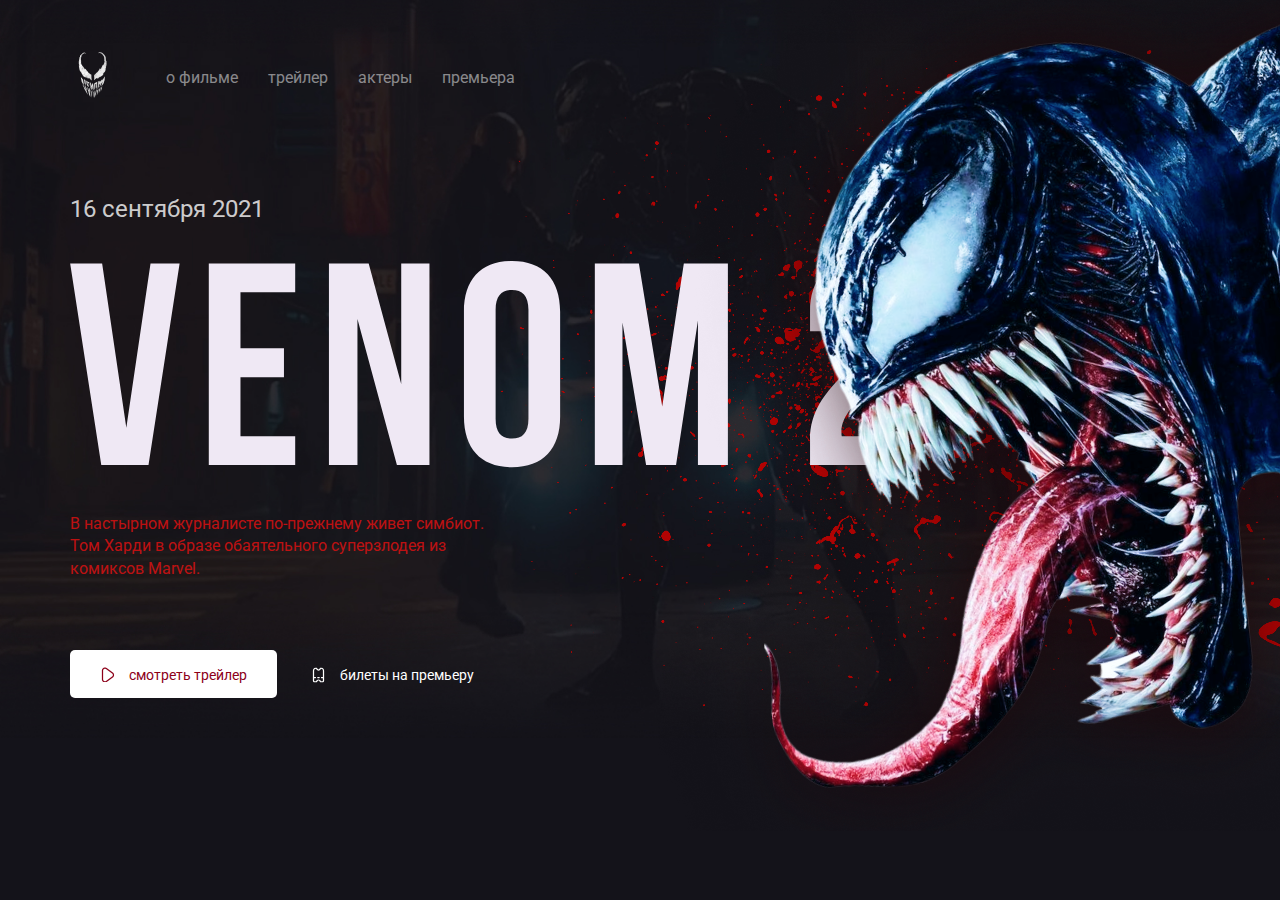
<file: index.html>
<!DOCTYPE html>
<html lang="ru">
  <head>
    <meta charset="UTF-8" />
    <meta http-equiv="X-UA-Compatible" content="IE=edge" />
    <meta name="viewport" content="width=device-width, initial-scale=1.0" />
    <link rel="preconnect" href="https://fonts.gstatic.com" />
    <link href="https://fonts.googleapis.com/css2?family=Roboto:wght@400;700&display=swap" rel="stylesheet" />
    <link rel="stylesheet" href="css/normalize.css" />
    <link rel="stylesheet" href="css/style.css" />
    <title>Главная - Venom 2</title>
  </head>
  <body class="blood">
    <div class="container">
      <header class="header">
        <a href="/" class="logo-link">
          <img src="img/logo.png" width="46" height="71" alt="" class="logo-image" />
        </a>
        <nav class="nav">
          <ul class="nav-menu">
            <li class="nav-menu-item">
              <a href="../about.html" class="nav-menu-link">о фильме</a>
            </li>
            <li class="nav-menu-item">
              <a href="trailer.html" class="nav-menu-link">трейлер</a>
            </li>
            <li class="nav-menu-item">
              <a href="actors.html" class="nav-menu-link">актеры</a>
            </li>
            <li class="nav-menu-item">
              <a href="premier.html" class="nav-menu-link">премьера</a>
            </li>
          </ul>
        </nav>
      </header>
      <div class="film">
        <div class="film-text">
          <span class="film-date">16 сентября 2021</span>
          <img src="img/venom-2.svg" alt="logo: venom-2" class="film-logo" />
          <p class="film-description">
            В настырном журналисте по-прежнему живет симбиот. Том Харди в образе обаятельного суперзлодея из
            комиксов Marvel.
          </p>
        </div>
        <!-- /.film-text -->
        <div class="button-group">
          <button class="button button-primary">
            <img width="15" src="img/play-icon.png" alt="icon: play" class="button-icon" />
            <span class="button-text">смотреть трейлер</span>
          </button>
          <a href="#" class="button button-link">
            <img width="15" src="img/ticket.svg" alt="icon: ticket" class="button-icon" />
            <span class="button-text">билеты на премьеру</span>
          </a>
        </div>
      </div>
      <!-- /.film -->
    </div>
    <!-- /.container -->
    <img src="img/venom.png" alt="photo: venom" class="venom" />
  </body>
</html>
</file>
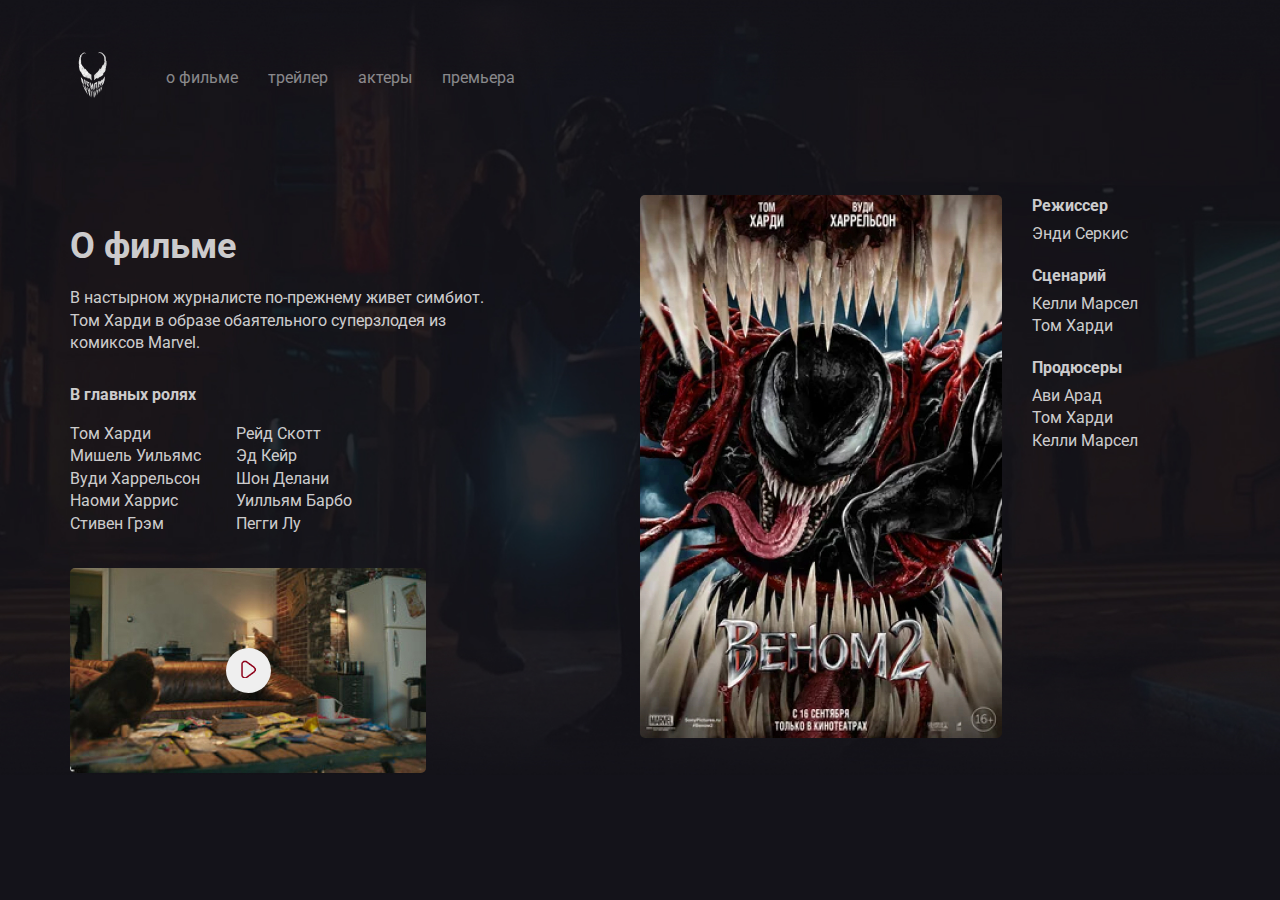
<file: about.html>
<!DOCTYPE html>
<html lang="ru">
  <head>
    <meta charset="UTF-8" />
    <meta http-equiv="X-UA-Compatible" content="IE=edge" />
    <meta name="viewport" content="width=device-width, initial-scale=1.0" />
    <link rel="preconnect" href="https://fonts.gstatic.com" />
    <link href="https://fonts.googleapis.com/css2?family=Roboto:wght@400;700&display=swap" rel="stylesheet" />
    <link rel="stylesheet" href="css/normalize.css" />
    <link rel="stylesheet" href="css/style.css" />
    <title>О фильме - Venom 2</title>
  </head>
  <body class="primary-bg">
    <div class="container">
      <header class="header">
        <a href="/" class="logo-link">
          <img src="img/logo.png" width="46" height="71" alt="" class="logo-image" />
        </a>
        <nav class="nav">
          <ul class="nav-menu">
            <li class="nav-menu-item">
              <a href="about.html" class="nav-menu-link">о фильме</a>
            </li>
            <li class="nav-menu-item">
              <a href="trailer.html" class="nav-menu-link">трейлер</a>
            </li>
            <li class="nav-menu-item">
              <a href="actors.html" class="nav-menu-link">актеры</a>
            </li>
            <li class="nav-menu-item">
              <a href="premier.html" class="nav-menu-link">премьера</a>
            </li>
          </ul>
        </nav>
      </header>
      <div class="content">
        <div class="col">
          <h2 class="content-title">О фильме</h2>
          <p class="content-text">
            В настырном журналисте по-прежнему живет симбиот. Том Харди в образе обаятельного суперзлодея из
            комиксов Marvel.
          </p>
          <h3 class="content-subtitle">В главных ролях</h3>
          <ul class="list column-2">
            <li class="list-item">Том Харди</li>
            <li class="list-item">Мишель Уильямс</li>
            <li class="list-item">Вуди Харрельсон</li>
            <li class="list-item">Наоми Харрис</li>
            <li class="list-item">Стивен Грэм</li>
            <li class="list-item">Рейд Скотт</li>
            <li class="list-item">Эд Кейр</li>
            <li class="list-item">Шон Делани</li>
            <li class="list-item">Уилльям Барбо</li>
            <li class="list-item">Пегги Лу</li>
          </ul>
          <div class="trailer">
            <button class="play">
              <img src="img/play-icon.png" alt="icon: play" class="play-icon" />
            </button>
          </div>
          <!-- /.trailer -->
        </div>
        <!-- /.col -->
        <div class="col">
          <div class="poster-wrapper">
            <img src="img/poster.jpg" alt="photo: poster venom 2" class="poster" />
            <div class="creators">
              <h3 class="content-subtitle">Режиссер</h3>
              <ul class="list">
                <li class="list-item">Энди Серкис</li>
              </ul>
              <h3 class="content-subtitle">Сценарий</h3>
              <ul class="list">
                <li class="list-item">Келли Марсел</li>
                <li class="list-item">Том Харди</li>
              </ul>
              <h3 class="content-subtitle">Продюсеры</h3>
              <ul class="list">
                <li class="list-item">Ави Арад</li>
                <li class="list-item">Том Харди</li>
                <li class="list-item">Келли Марсел</li>
              </ul>
            </div>
            <!-- /.creators -->
          </div>
        </div>
        <!-- /.col -->
      </div>
      <!-- /.content -->
    </div>
    <!-- /.container -->
  </body>
</html>
</file>
<file: css/style.css>
body {
  color: #f30909;
  font-family: "Roboto", sans-serif;
}
.container {
  max-width: 1140px;
  margin: auto;
}
.header {
  display: flex;
  align-items: center;
  padding-top: 40px;
  margin-bottom: 80px;
}
.logo-link {
  display: inline-block;
  margin-right: 50px;
}
.nav-menu {
  margin: 0;
  padding: 0;
  list-style: none;
  display: flex;
}
.nav-menu-item {
  margin-right: 30px;
}
.nav-menu-link {
  text-decoration: none;
  color: rgba(255, 255, 255, 0.5);
}
.film-date {
  display: block;
  margin-bottom: 38px;
  font-size: 24px;
  line-height: 28px;
  color: rgba(255, 255, 255, 0.8);
}
.film-description {
  max-width: 423px;
  margin-top: 40px;
  font-size: 16px;
  line-height: 140%;
  color: rgba(234, 16, 16, 0.8);
}
.button {
  padding: 15px 30px;
  border: none;
  border-radius: 5px;
  text-decoration: none;
  cursor: pointer;
}
.button-icon,
.button-text {
  display: inline-block;
  vertical-align: middle;
}
.button-text {
  font-size: 14px;
  line-height: 16px;
  margin-left: 10px;
}
.button-primary {
  color: #8d0019;
  background-color: #fff;
}
.button-link {
  color: #fff;
}
.button-group {
  margin-top: 70px;
}
.venom {
  position: absolute;
  top: 0;
  right: 0;
}
.blood {
  background: url("../img/blood.png") no-repeat top right,
    #14131a url("../img/background.jpg") no-repeat center center / 100%;
}
.primary-bg {
  background: #14131a url("../img/background.jpg") no-repeat center center / 100%;
}
.content {
  display: flex;
}
.col {
  flex-basis: 50%;
}
.content-title {
  font-weight: bold;
  font-size: 36px;
  line-height: 42px;
  color: rgba(255, 255, 255, 0.8);
  margin-bottom: 20px;
}
.content-subtitle {
  font-size: 16px;
  line-height: 140%;
  color: rgba(255, 255, 255, 0.8);
  margin-bottom: 15px;
  margin-top: 0;
}
.content-text {
  font-size: 16px;
  line-height: 140%;
  color: rgba(255, 255, 255, 0.8);
  max-width: 423px;
  margin-bottom: 30px;
}
.content .list {
  list-style-type: none;
  padding: 0;
}
.list-item {
  font-size: 16px;
  line-height: 140%;
  color: rgba(255, 255, 255, 0.8);
}
.column-2 {
  -webkit-column-count: 2;
  -moz-column-count: 2;
  column-count: 2;
  -webkit-column-gap: 20px;
  -moz-column-gap: 20px;
  column-gap: 20px;
  max-width: 312px;
}
.content .trailer {
  width: 356px;
  height: 205px;
  background: url("../img/trailer-cover.jpg") no-repeat center / contain;
  border-radius: 5px;
  display: flex;
  align-items: center;
  justify-content: center;
  margin-top: 33px;
}
.trailer .play {
  width: 45px;
  height: 45px;
  border-radius: 50%;
  border: none;
  cursor: pointer;
}
.trailer .play-icon {
  width: 18px;
  transform: translate(0px, 1px);
}
.poster-wrapper {
  display: flex;
  align-items: start;
}
.poster {
  width: 362px;
  height: 543px;
  border-radius: 5px;
  margin-right: 30px;
}
.poster-wrapper .content-subtitle {
  margin-bottom: 5px;
}
.poster-wrapper .list {
  margin: 0;
  margin-bottom: 20px;
}
</file>
